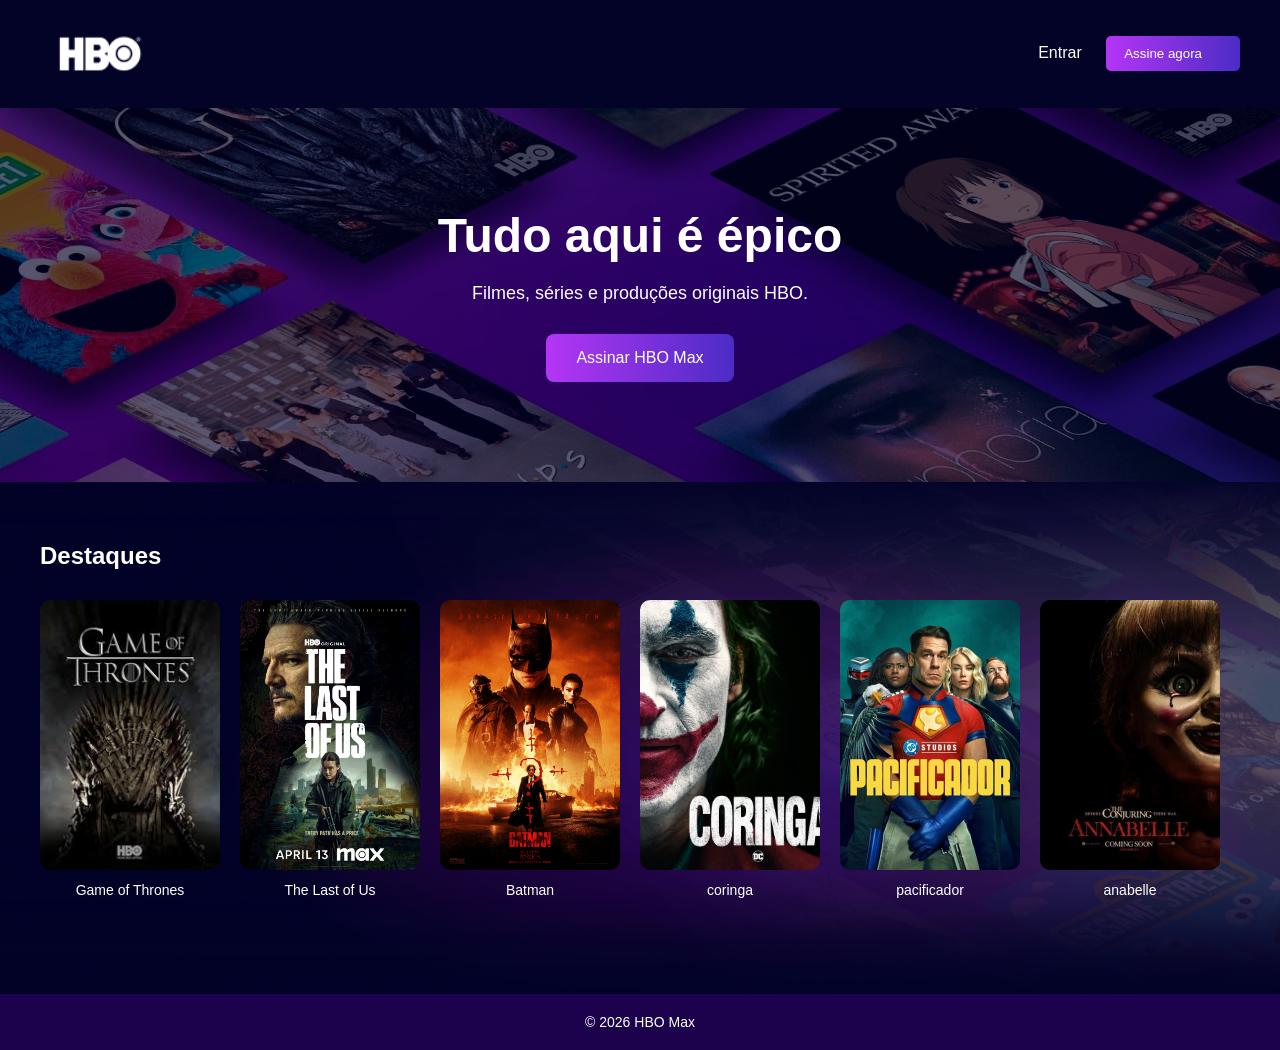
<file: index.html>
<!DOCTYPE html>
<html lang="pt-br">
<head>
    <meta charset="UTF-8">
    <title>HBO Max</title>
    <link rel="stylesheet" href="index.css">
</head>
<body>

<header class="header">
    <img src="img/hbo.png" alt="HBO Max">
    <nav>
        <a href="login.html">Entrar</a>
        <button><a href="assinar.html">Assine agora</a></button>
    </nav>
</header>

<section class="hero">
    <h1>Tudo aqui é épico</h1>
    <p>Filmes, séries e produções originais HBO.</p>
    <button><a href="assinar.html">Assinar HBO Max</a></button>
</section>

<section class="catalogo">
    <h2>Destaques</h2>

    <div class="carousel">
        <div class="card">
            <img src="img/thrones.jpg">
            <span>Game of Thrones</span>
        </div>

        <div class="card">
            <img src="img/the last of us.jpg">
            <span>The Last of Us</span>
        </div>

        <div class="card">
            <img src="img/batman.jpg">
            <span>Batman</span>
        </div>
         <div class="card">
            <img src="img/coringa.jpg">
            <span>coringa</span>
        </div>
         <div class="card">
            <img src="img/pacificador.webp">
            <span>pacificador</span>
        </div>
         <div class="card">
            <img src="img/anabelle.jpg">
            <span>anabelle</span>
        </div>
         <div class="card">
            <img src="img/tom e jerry.webp">
            <span>tom e jerry</span>
        </div>
         <div class="card">
            <img src="img/the boys.webp">
            <span>the boys</span>
        </div>
         <div class="card">
            <img src="img/animais.jpg">
            <span>animais fantasticos e onde habitam</span>
        </div>
                 <div class="card">
            <img src="img/superman.jpg">
            <span>batman vs superman</span>
        </div>
                 <div class="card">
            <img src="img/senhor.jpg">
            <span>senhor dos aneis</span>
        </div>
    </div>
</section>

<footer class="footer">
    <p>© 2026 HBO Max</p>
</footer>

</body>
</file>
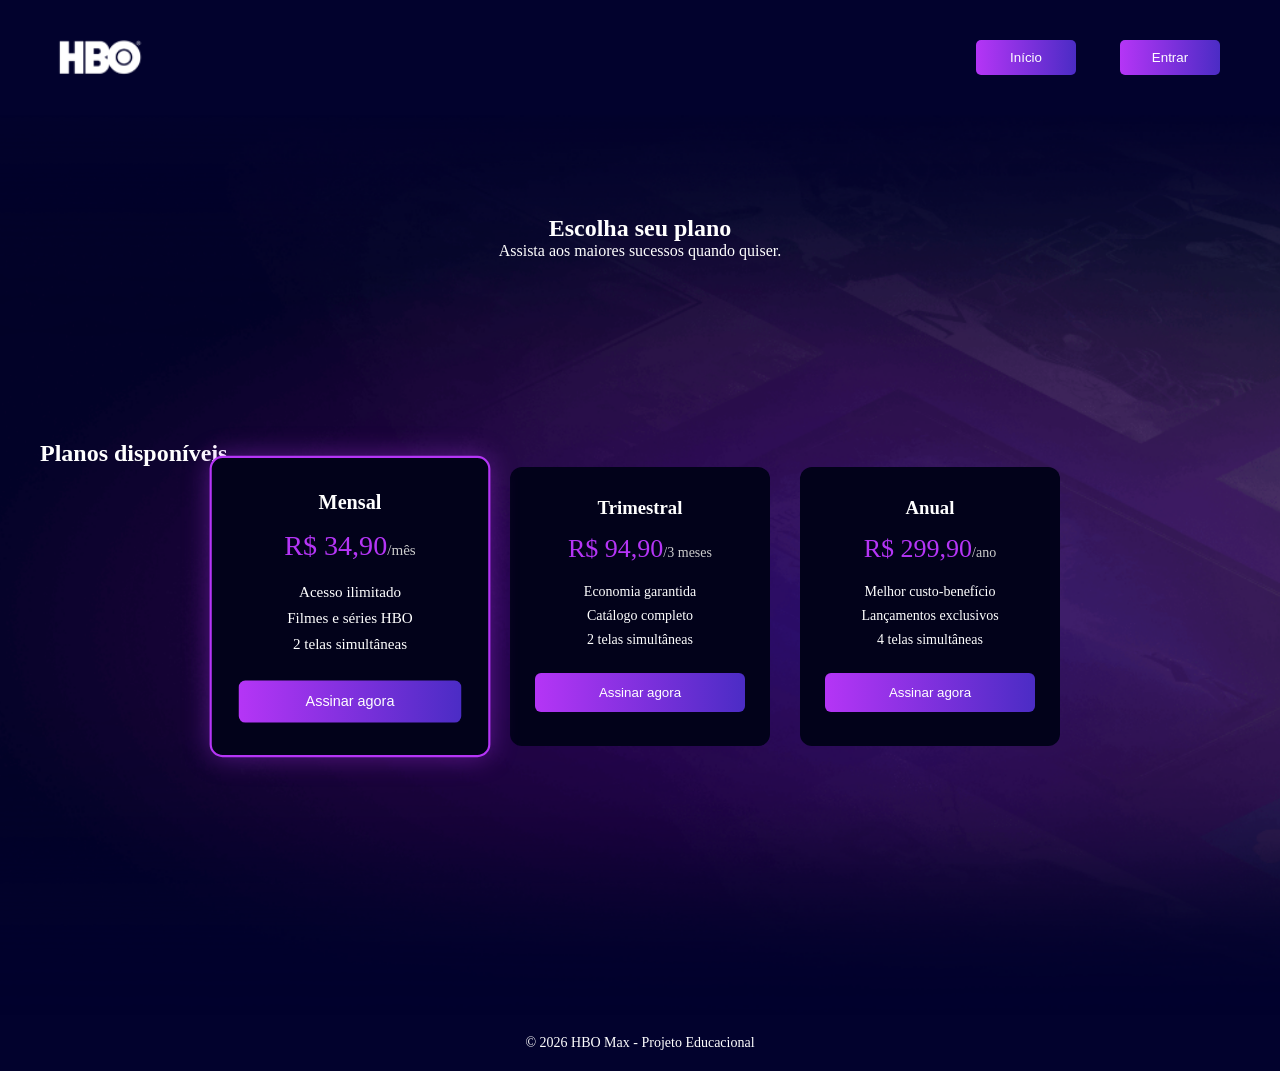
<file: assinar.html>
<!DOCTYPE html>
<html lang="pt-br">
<head>
    <meta charset="UTF-8">
    <title>Assinaturas | HBO Max</title>
    <link rel="stylesheet" href="assinar.css">
</head>
<body>


<header class="header">
    <img src="img/hbo.png" alt="HBO Max">
    <nav>
        <button onclick="window.location.href='index.html'">Início</button>
        <button onclick="window.location.href='login.html'">Entrar</button>
    </nav>
</header>


 <div class="container">
<section class="hero hero-assinatura">
    <h1>Escolha seu plano</h1>
    <p>Assista aos maiores sucessos quando quiser.</p>
    </a>
</section>

<section class="catalogo" id="planos">
    <h2>Planos disponíveis</h2>

    <div class="plans">
        <div class="plan-card destaque">
            <h3>Mensal</h3>
            <p class="price">R$ 34,90<span>/mês</span></p>
            <ul>
                <li>Acesso ilimitado</li>
                <li>Filmes e séries HBO</li>
                <li>2 telas simultâneas</li>
            </ul>
            <button>Assinar agora</button>
        </div>

        <div class="plan-card">
            <h3>Trimestral</h3>
            <p class="price">R$ 94,90<span>/3 meses</span></p>
            <ul>
                <li>Economia garantida</li>
                <li>Catálogo completo</li>
                <li>2 telas simultâneas</li>
            </ul>
            <button>Assinar agora</button>
        </div>

        <div class="plan-card">
            <h3>Anual</h3>
            <p class="price">R$ 299,90<span>/ano</span></p>
            <ul>
                <li>Melhor custo-benefício</li>
                <li>Lançamentos exclusivos</li>
                <li>4 telas simultâneas</li>
            </ul>
            <button>Assinar agora</button>
            </div>
        </div>
    </div>
</section>

<footer class="footer">
    <p>© 2026 HBO Max - Projeto Educacional</p>
</footer>

</body>
</html>
</file>
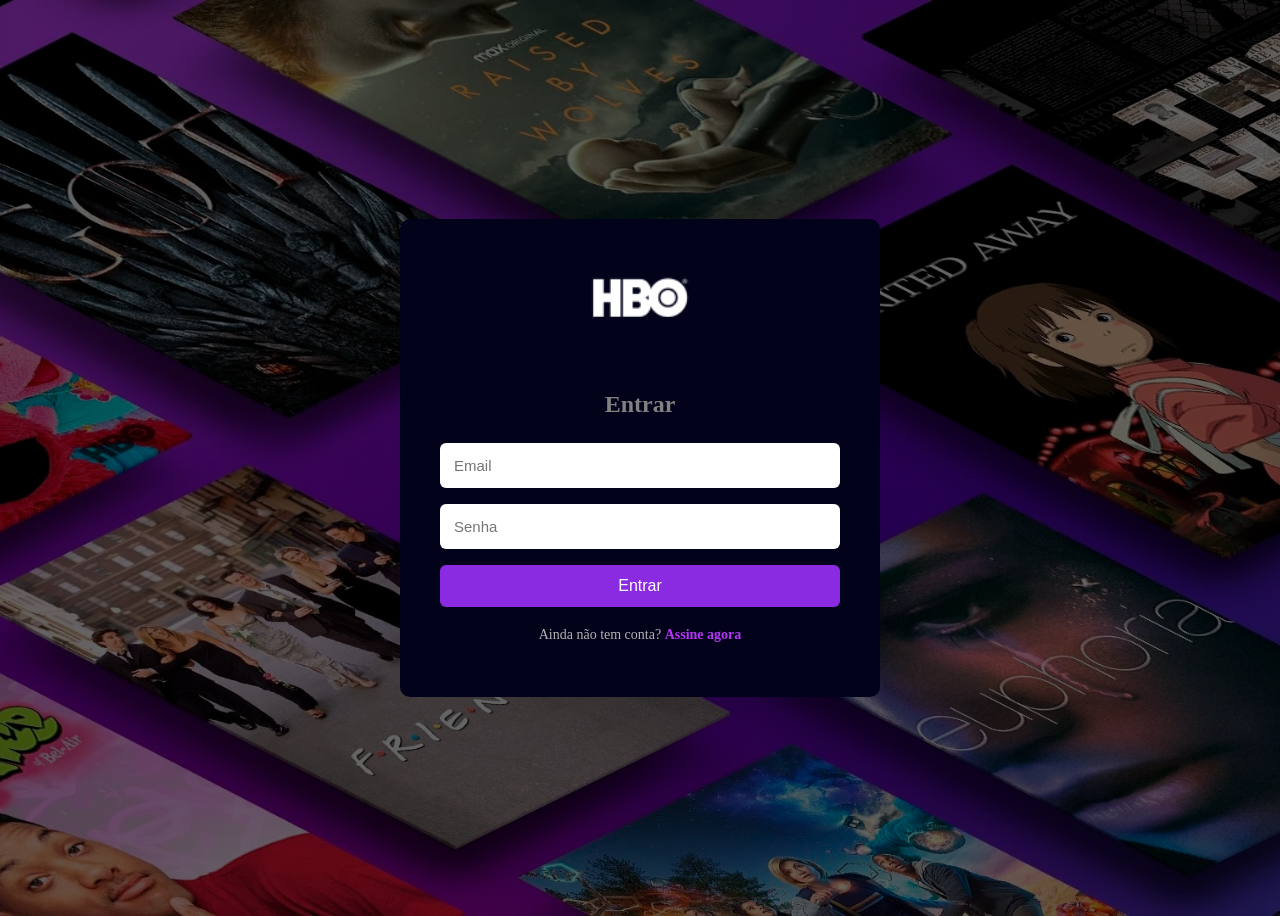
<file: login.html>
<!DOCTYPE html>
<html lang="pt-br">
<head>
    <meta charset="UTF-8">
    <title>Login | HBO Max</title>
    <link rel="stylesheet" href="login.css">
</head>
<body class="login-body">

<div class="login-container">
    <img src="img/hbo.png" alt="HBO Max">

    <h2>Entrar</h2>

    <form class="login-form">
        <input type="email" placeholder="Email" required>
        <input type="password" placeholder="Senha" required>

        <button type="submit">Entrar</button>
    </form>

    <p class="login-link">
        Ainda não tem conta? <a href="assinar.html">Assine agora</a>
    </p>
</div>

</body>
</html>
</file>
<file: index.css>
* {
    margin: 0;
    padding: 0;
    box-sizing: border-box;
    font-family: Arial, Helvetica, sans-serif;
}
button {
    transition: transform 0.3s ease, opacity 0.3s ease;
}

button:hover {
    transform: scale(1.05);
    opacity: 0.95;
}

body {
    background-color: #030328;
    color: #fff;
}


.header {
    display: flex;
    justify-content: space-between;
    align-items: center;
    padding: 20px 40px;
    color: #2a145f;
    
}

.header img {
    width: 120px;
}

.header nav a {
    color: #fff;
    margin-right: 20px;
    text-decoration: none;
}

.header nav button {
    background: linear-gradient(90deg, #b535f6, #4b2cc5);
    border: none;
    padding: 10px 18px;
    color: #fff;
    cursor: pointer;
    border-radius: 5px;
}
.header button:hover {
    transform: scale(1.05);
}
a {
    text-decoration: none;
    color: inherit;
}


.hero {
    position: relative;
    background-image: url("img/background-HBO.jpg");
    background-size: cover;
    background-position: center;
    padding: 100px 20px;
    text-align: center;
    overflow: hidden;
}


.hero::before {
    content: "";
    position: absolute;
    inset: 0;
    background-color: rgba(3, 3, 40, 0.65);
    z-index: 1;
}

.hero * {
    position: relative;
    z-index: 2;
}



.hero h1 {
    font-size: 48px;
    margin-bottom: 20px;
}

.hero p {
    font-size: 18px;
    margin-bottom: 30px;
}

.hero button {
    background: linear-gradient(90deg, #b535f6, #4b2cc5);
    border: none;
    padding: 15px 30px;
    color: #fff;
    font-size: 16px;
    border-radius: 8px;
    cursor: pointer;
}
.hero button:hover {
    transform: scale(1.05);
}
a{
    text-decoration: none;
    color: inherit;
}
.hero h1,
.hero p,
.hero button {
    animation: heroFade 2.0s ease forwards;
}

@keyframes heroFade {
    from {
        opacity: 0;
        transform: translateY(15px);
    }
    to {
        opacity: 1;
        transform: translateY(0);
    }
}



.catalogo {
    padding: 60px 40px;
        background-image: url('img/background-movies-series.png');
    background-size: cover;
    background-position: center;
}

.catalogo h2 {
    margin-bottom: 30px;
}

.cards {
    display: flex;
    gap: 20px;
    flex-wrap: wrap;
}

.card {
    min-width: 180px;
    max-width: 180px;
    flex-shrink: 0;
    transition: transform 0.3s ease, box-shadow 0.3s ease;
}


.card img {
    width: 100%;
    height: 270px;
    object-fit: cover;
    border-radius: 10px;
}

.card span {
    display: block;
    margin-top: 8px;
    font-size: 14px;
    text-align: center;
}

.card:hover {
    transform: scale(1.08);
    box-shadow: 0 10px 30px rgba(0,0,0,0.6);
}
.carousel {
    display: flex;
    flex-direction: row;
    gap: 20px;
    overflow-x: auto;
    padding-bottom: 20px;
    scroll-snap-type: x mandatory;
}

.card {
    scroll-snap-align: start;
}


.carousel::-webkit-scrollbar {
    height: 6px;
}

.carousel::-webkit-scrollbar-thumb {
    background: #4b2cc5;
    border-radius: 10px;
}

.carousel::-webkit-scrollbar-track {
    background: transparent;
}

.carousel .card {
    min-width: 180px;
    flex-shrink: 0;
}


.footer {
    text-align: center;
    padding: 20px;
    background-color: #2a0061a6;
    font-size: 14px;
}

@media (max-width: 768px) {

    /* HEADER */
    .header {
        padding: 15px 20px;
    }

    .header img {
        width: 100px;
    }

    .header nav a {
        font-size: 14px;
        margin-right: 10px;
    }

    /* HERO */
    .hero {
        padding: 70px 20px;
    }

    .hero h1 {
        font-size: 32px;
    }

    .hero p {
        font-size: 16px;
    }

    .hero button {
        width: 100%;
        max-width: 280px;
    }


    .catalogo {
        padding: 40px 20px;
    }

    .carousel {
        gap: 15px;
    }

    .card {
        min-width: 150px;
        max-width: 150px;
    }

    .card img {
        height: 230px;
    }

    .plans {
        flex-direction: column;
        align-items: center;
    }

    .plan-card {
        width: 100%;
        max-width: 320px;
    }
}
</file>
<file: assinar.css>
* {
  margin: 0;
  padding: 0;
  box-sizing: border-box;
}
body {
    margin: 0;
    padding: 0;
    background-color: #02022d;
    min-height: 100vh;
    display: flex;
    flex-direction: column;
}

footer {
    background-color: #02022d; 
    width: 100%;
    padding: 20px 0;
    margin-top: auto; 
    
    display: flex;
    justify-content: center; 
    align-items: center;
    text-align: center;
}

footer p {
    color: white;
    margin: 0;
    font-size: 14px;
}

html, body {
  width: 100%;
  height: 100%;
}
.header {
    display: flex;
    justify-content: space-between;
    align-items: center;
    padding: 20px 40px;
    color: #2a145f;
    
}

.header img {
    width: 120px;
}

.header nav a {
    color: #fff;
    margin-right: 20px;
    text-decoration: none;
}
.container{
      background-image: url("img/background-movies-series.png");
      background-size: cover;
      background-position: center;
      min-height: 100vh;
}
.header nav button {
    background: linear-gradient(90deg, #b535f6, #4b2cc5);
    border: none;
    padding: 10px 18px;
    color: #fff;
    cursor: pointer;
    border-radius: 5px;
    margin: 20px;
    width: 100px;
    
}
.header button:hover {
    transform: scale(1.05);
}
.topo {
  background: #050014;
  padding: 16px 24px;
}
.topo a {
  color: #b66cff;
  text-decoration: none;
  margin-right: 12px;
}
.hero-assinatura {
    position: relative;
    background-size: cover;
    background-position: center;
    padding: 100px 20px;
    text-align: center;
    color: #fff;
}

.hero-assinatura::before {
    content: "";
    position: absolute;
    inset: 0;
}

.hero-assinatura * {
    position: relative;
    z-index: 2;
}

.catalogo {
    padding: 80px 40px;
    color: #fff;
}


/* PLANOS */
.plans {
    display: flex;
    gap: 30px;
    justify-content: center;
    flex-wrap: wrap;
    color: #fff;
}

.plan-card {
    background-color: #02021a;
    padding: 30px 25px;
    width: 260px;
    border-radius: 12px;
    text-align: center;
    transition: transform 0.3s;
}
.plan-card.destaque {
    border: 2px solid #b535f6;
    transform: scale(1.08);
    box-shadow: 0 0 25px rgba(181, 53, 246, 0.4);
}


.plan-card:hover {
    transform: scale(1.05);
}

.plan-card h3 {
    margin-bottom: 15px;
}

.price {
    font-size: 26px;
    color: #b535f6;
    margin-bottom: 20px;
}

.price span {
    font-size: 14px;
    color: #ccc;
}

.plan-card ul {
    list-style: none;
    margin-bottom: 25px;
}

.plan-card ul li {
    margin-bottom: 8px;
    font-size: 14px;
}

.plan-card button {
    background: linear-gradient(90deg, #b535f6, #4b2cc5);
    border: none;
    padding: 12px;
    width: 100%;
    color: #fff;
    border-radius: 6px;
    cursor: pointer;
}

.plan-card.destaque {
    border: 2px solid #b535f6;
}

@media (max-width: 768px) {
    .plans {
        flex-direction: column;
        align-items: center;
    }

    .plan-card {
        width: 100%;
        max-width: 340px;
    }

    .hero-assinatura h1 {
        font-size: 32px;
    }

    .hero-assinatura p {
        font-size: 16px;
    }
}
</file>
<file: login.css>
.login-body {
    background: 
        linear-gradient(
            rgba(0, 0, 0, 0.6),
            rgba(0, 0, 0, 0.6)
        ),
        url("img/background-HBO.jpg");
    background-size: cover;
    background-position: center;
    background-repeat: no-repeat;

    height: 100vh;
    display: flex;
    justify-content: center;
    align-items: center;
}


.login-container {
    background-color: #02021a;
    padding: 40px;
    width: 100%;
    max-width: 400px;
    border-radius: 10px;
    text-align: center;
}

.login-container img {
    width: 140px;
    margin-bottom: 30px;
}

.login-container h2 {
    margin-bottom: 25px;
    color: #818181; 
    font-weight: bold;
}

.login-form input {
    width: 100%;
    padding: 14px;
    margin-bottom: 16px;
    border-radius: 6px;
    border: none;
    outline: none;
    box-sizing: border-box;
}

.login-form button {
    width: 100%;
    padding: 12px;
    background: #8a2be2;
    border: none;
    color: #fff;
    font-size: 16px;
    border-radius: 6px;
    cursor: pointer;
    transition: transform 0.3s ease, box-shadow 0.3s ease;
}

.login-form button:hover {
    transform: scale(1.05);
    box-shadow: 0 0 20px rgba(181, 53, 246, 0.6);
}

.login-link {
    margin-top: 20px;
    font-size: 14px;
    color: #b3b3b3;
}

.login-link a {
    color: #b535f6;
    font-weight: bold;
    text-decoration: none;
}

.login-link a:hover {
    text-decoration: underline;
}
.login-container {
    animation: loginFade 0.7s ease forwards;
}
.login-form button {
    transition: transform 0.3s ease, opacity 0.3s ease;
}

.login-form button:hover {
    transform: scale(1.05);
    opacity: 0.95;
}

@keyframes loginFade {
    from {
        opacity: 0;
        transform: translateY(20px);
    }
    to {
        opacity: 1;
        transform: translateY(0);
    }
}
.login-form input {
    font-size: 15px;
}

.login-form input:focus {
    box-shadow: 0 0 0 2px rgba(181, 53, 246, 0.6);
}
@media (max-width: 480px) {

    .login-container {
        padding: 30px 20px;
        margin: 20px;
    }

    .login-container img {
        width: 120px;
        margin-bottom: 25px;
    }

    .login-container h2 {
        font-size: 22px;
    }

    .login-form input {
        padding: 14px;
        font-size: 14px;
    }

    .login-form button {
        padding: 14px;
        font-size: 15px;
    }

    .login-link {
        font-size: 13px;
    }
}
</file>
